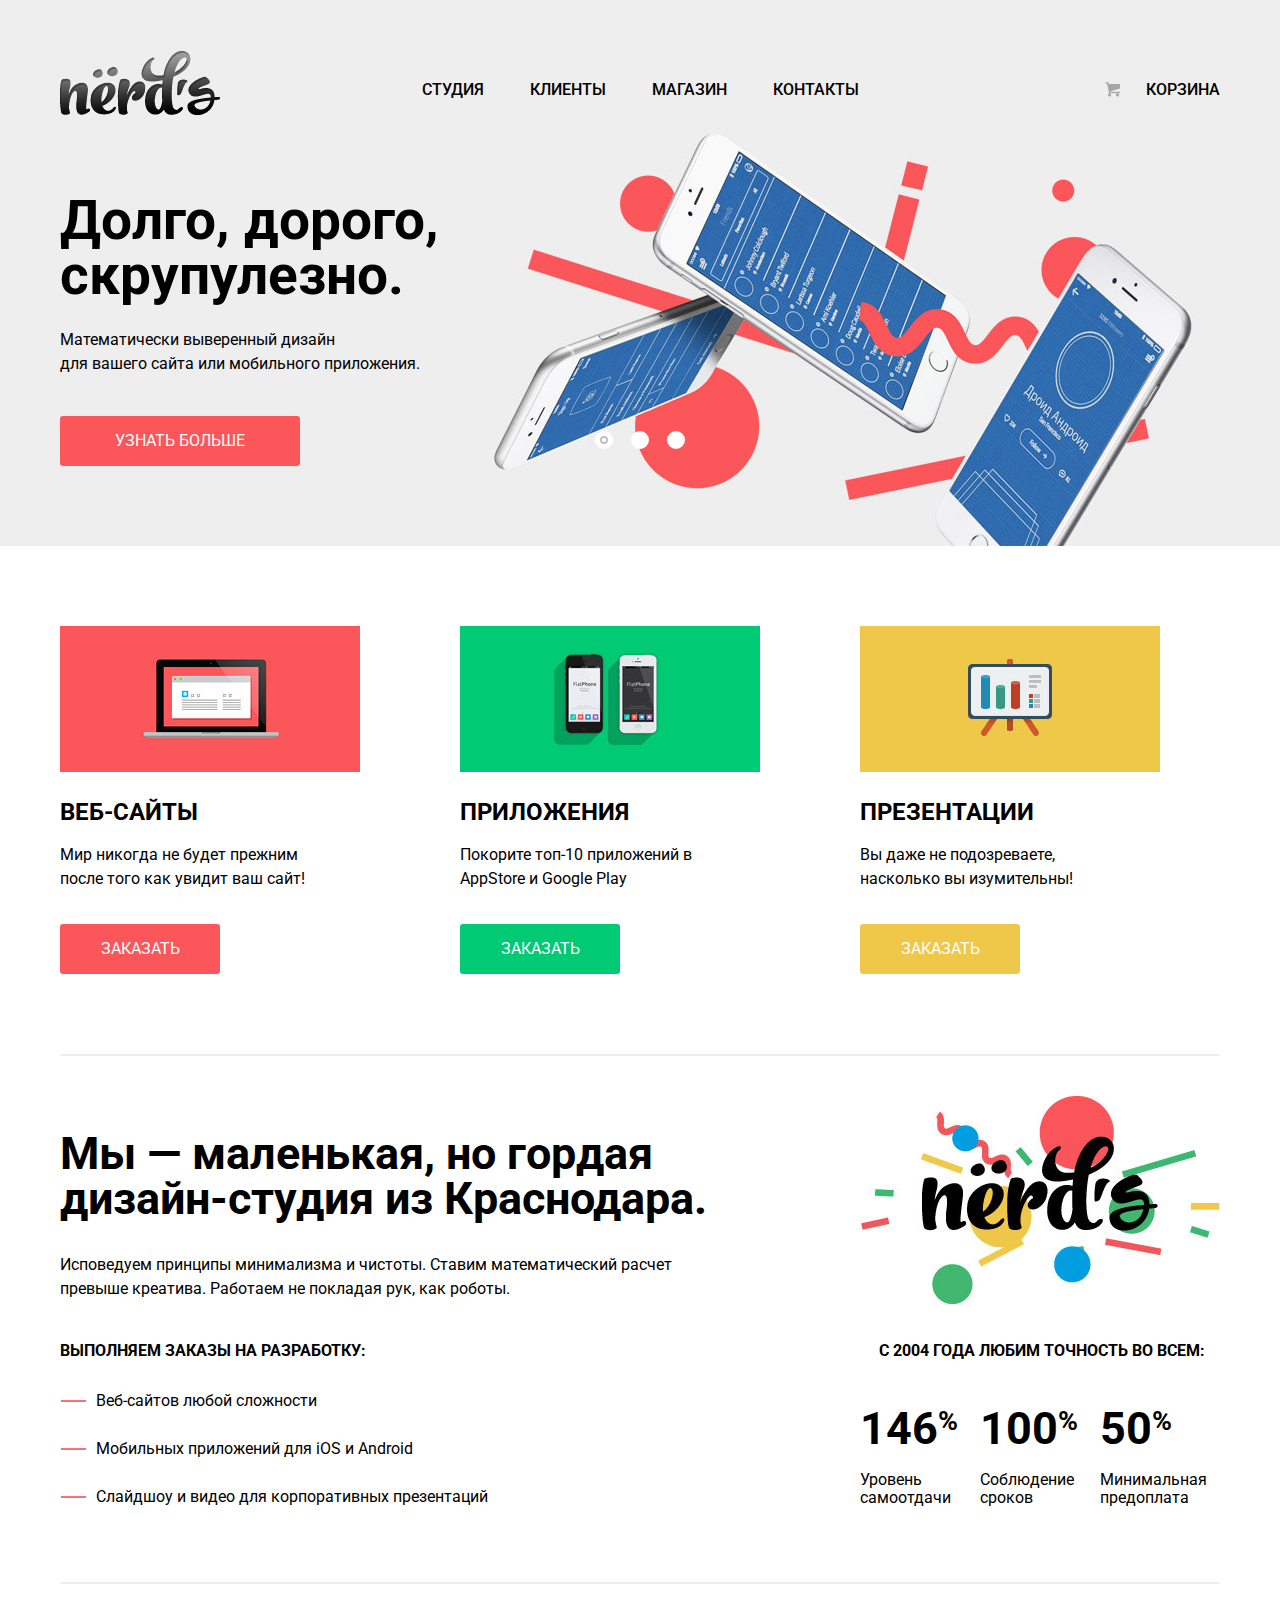
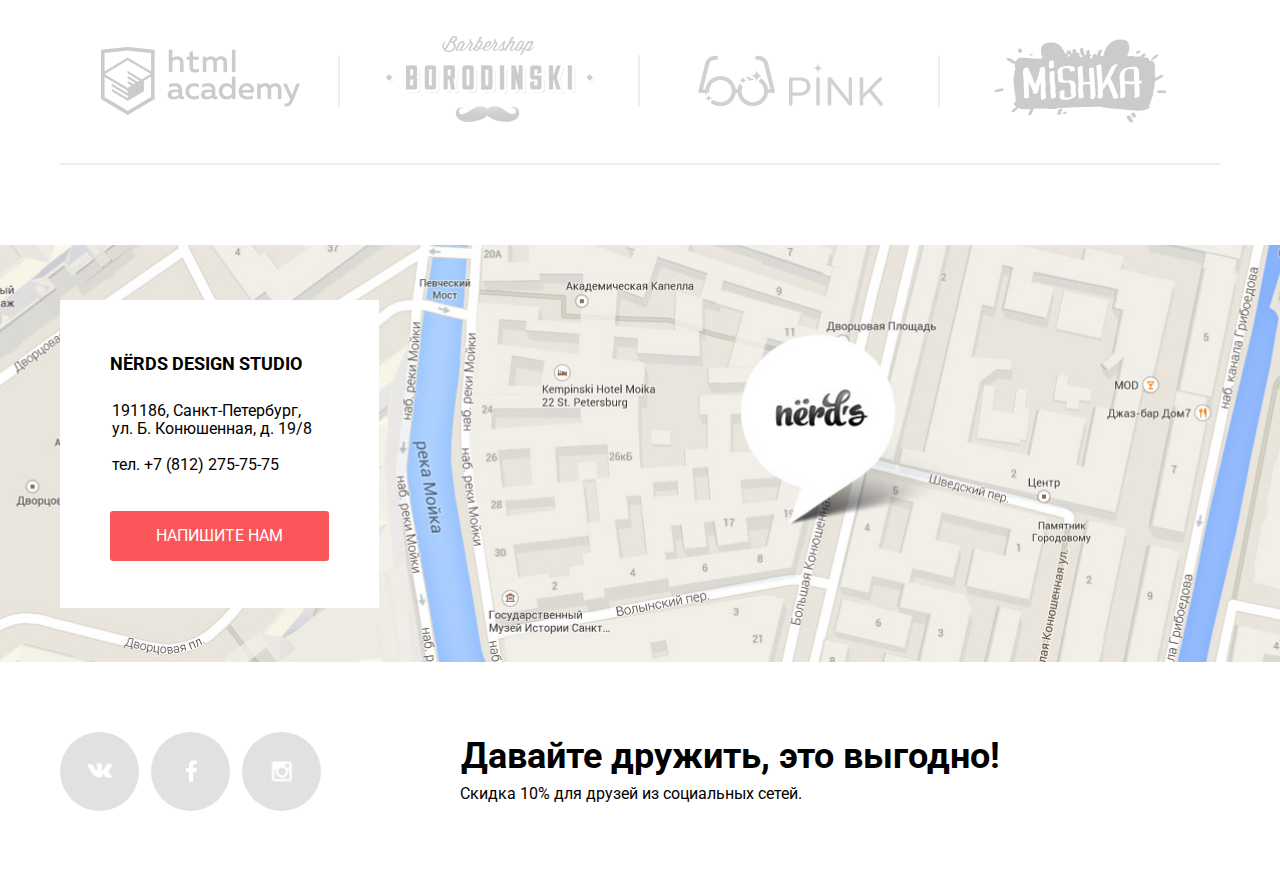
<file: index.html>
<!DOCTYPE html>
<html lang="ru">
  <head>
    <meta charset="utf-8">
    <title>HTML Academy: Нёрдс</title>
    <link href="https://fonts.googleapis.com/css?family=Roboto:400,500,700&amp;subset=cyrillic,cyrillic-ext" rel="stylesheet">
    <link href="css/normalize.css" rel="stylesheet">
    <link href="css/style.css" rel="stylesheet">
  </head>
  <body>
    <header class="main-header">
      <div class="container">
        <div class="top-header clearfix">
          <div class="logo">
            <a><img src="img/nerds-logo.png" width="160" height="65" alt="Дизайн-студия Nerds"></a>
          </div>
          <nav class="main-menu">
            <ul>
              <li>
                <a href="#">Студия</a>
              </li>
              <li>
                <a href="#">Клиенты</a>
              </li>
              <li>
                <a href="catalog.html">Магазин</a>
              </li>
              <li>
                <a href="#">Контакты</a>
              </li>
            </ul>
          </nav>
          <div class="cart">
            <a class="cart-link" href="#">Корзина</a>
          </div>
        </div>
        <div class="slider">
          <input type="radio" id="btn-1" name="toggle" checked>
          <input type="radio" id="btn-2" name="toggle">
          <input type="radio" id="btn-3" name="toggle">
          <div class="slider-controls">
            <label for="btn-1"></label>
            <label for="btn-2"></label>
            <label for="btn-3"></label>
          </div>
          <div class="slides">
            <div class="slide">
              <div class="slide-text">
                <div class="slide-title">Долго, дорого, скрупулезно.</div>
                <p>Математически выверенный дизайн<br>для вашего сайта или мобильного приложения.</p>
                <a class="btn" href="#">Узнать больше</a>
              </div>
            </div>
            <div class="slide">
              <div class="slide-text">
                <div class="slide-title">Любим математику как никто другой</div>
                <p>Никакого креатива, только математические формулы для расчета идеальных пропорций.</p>
                <a class="btn" href="#">Узнать больше</a>
              </div>
            </div>
            <div class="slide">
              <div class="slide-text">
                <div class="slide-title">Только ночь, только хардкор</div>
                <p>Работать днем, как все? Мы против этого.<br> Ближе к полуночи работа только начинается.</p>
                <a class="btn" href="#">Узнать больше</a>
              </div>
            </div>
          </div>
        </div>
      </div>
    </header>
    <main class="container">
      <div class="service-items clearfix">
        <div class="service-item">
          <img src="img/illustration-1.jpg" width="300" height="146" alt="Веб-сайты">
          <h2 class="service-title">Веб-сайты</h2>
          <p class="service-description">Мир никогда не будет прежним после того как увидит ваш сайт!</p>
          <a class="btn" href="#">Заказать</a>
        </div>
        <div class="service-item">
          <img src="img/illustration-2.jpg" width="300" height="146" alt="Приложения">
          <h2 class="service-title">Приложения</h2>
          <p class="service-description">Покорите топ-10 приложений в AppStore и Google Play</p>
          <a class="btn btn-green" href="#">Заказать</a>
        </div>
        <div class="service-item">
          <img src="img/illustration-3.jpg" width="300" height="146" alt="Презентации">
          <h2 class="service-title">Презентации</h2>
          <p class="service-description">Вы даже не подозреваете, насколько вы изумительны!</p>
          <a class="btn btn-yellow" href="#">Заказать</a>
        </div>
      </div>
      <div class="description-block clearfix">
        <div class="description-left">
          <h1 class="description-header">Мы — маленькая, но гордая дизайн-студия из Краснодара.</h1>
          <p class="description-text">Исповедуем принципы минимализма и чистоты. Ставим математический расчет превыше креатива. Работаем не покладая рук, как роботы.</p>
          <h3 class="description-little-header">Выполняем заказы на разработку:</h3>
          <ul class="description-list">
            <li class="description-list-item">Веб-сайтов любой сложности</li>
            <li class="description-list-item">Мобильных приложений для iOS и Android</li>
            <li class="description-list-item">Слайдшоу и видео для корпоративных презентаций</li>
          </ul>
        </div>
        <div class="description-right">
          <img src="img/nerds-illustration.jpg" width="360" height="208" alt="Дизайн-студия Нёрдс в Краснодаре">
          <p class="description-little-header2">с 2004 года Любим точность во всем:</p>
          <ul>
            <li class="description-numbers"><span>146<sup>%</sup></span><p>Уровень самоотдачи</p></li>
            <li class="description-numbers"><span>100<sup>%</sup></span><p>Соблюдение сроков</p></li>
            <li class="description-numbers"><span>50<sup>%</sup></span><p>Минимальная предоплата</p></li>
          </ul>
        </div>
      </div>
      <div class="partners">
        <a class="partner"><img src="img/logo-1.png" width="199" height="68" alt="HTML Academy"></a>
        <a class="partner"><img src="img/logo-2.png" width="209" height="90" alt="Barbershop Borodinski"></a>
        <a class="partner"><img src="img/logo-3.png" width="185" height="52" alt="Pink"></a>
        <a class="partner"><img src="img/logo-4.png" width="173" height="84" alt="Mishka"></a>
      </div>
    </main>
    <footer class="footer">
      <div class="map">
        <div class="container">
          <div class="contacts">
            <h2 class="contacts-title">NЁRDS DESIGN STUDIO</h2>
            <p class="contacts-adress">191186, Санкт-Петербург,<br>ул. Б. Конюшенная, д. 19/8</p>
            <p class="contacts-telephone">тел. +7 (812) 275-75-75</p>
            <a class="btn btn-feedback" href="#">НАПИШИТЕ НАМ</a>
          </div>
        </div>
      </div>
      <div class="footer-bottom">
        <div class="container clearfix">
          <div class="social-btns">
            <a class="social-btn social-btn-vk" href="#"></a>
            <a class="social-btn social-btn-fb" href="#"></a>
            <a class="social-btn social-btn-in" href="#"></a>
          </div>
          <div class="footer-promo">
            <p class="footer-promo-header">Давайте дружить, это выгодно!</p>
            <p class="footer-promo-text">Скидка 10% для друзей из социальных сетей.</p>
          </div>
        </div>
      </div>
    </footer>
    <div class="popup">
      <div class="popup-top">
        <p class="popup-title">Напишите нам</p>
        <button class="exit-button" type="button" title="Закрыть">Крестик</button>
      </div>
      <form action="#" method="get">
        <div class="fields-inline">
          <div class="field-description"><label>Ваше имя:<input type="text" name="username" placeholder="Представьтесь, пожалуйста"></label></div>
          <div class="field-description"><label>Ваш e-mail:<input type="text" name="mail" placeholder="Для отправки ответа"></label></div>
        </div>
        <div class="field-textarea"><label for="txtarea">Текст письма:</label><textarea name="comment" rows="7" id="txtarea">В свободной форме</textarea></div>
        <button class="btn" type="submit">Отправить</button>
      </form>
    </div>
  </body>
</html>
</file>
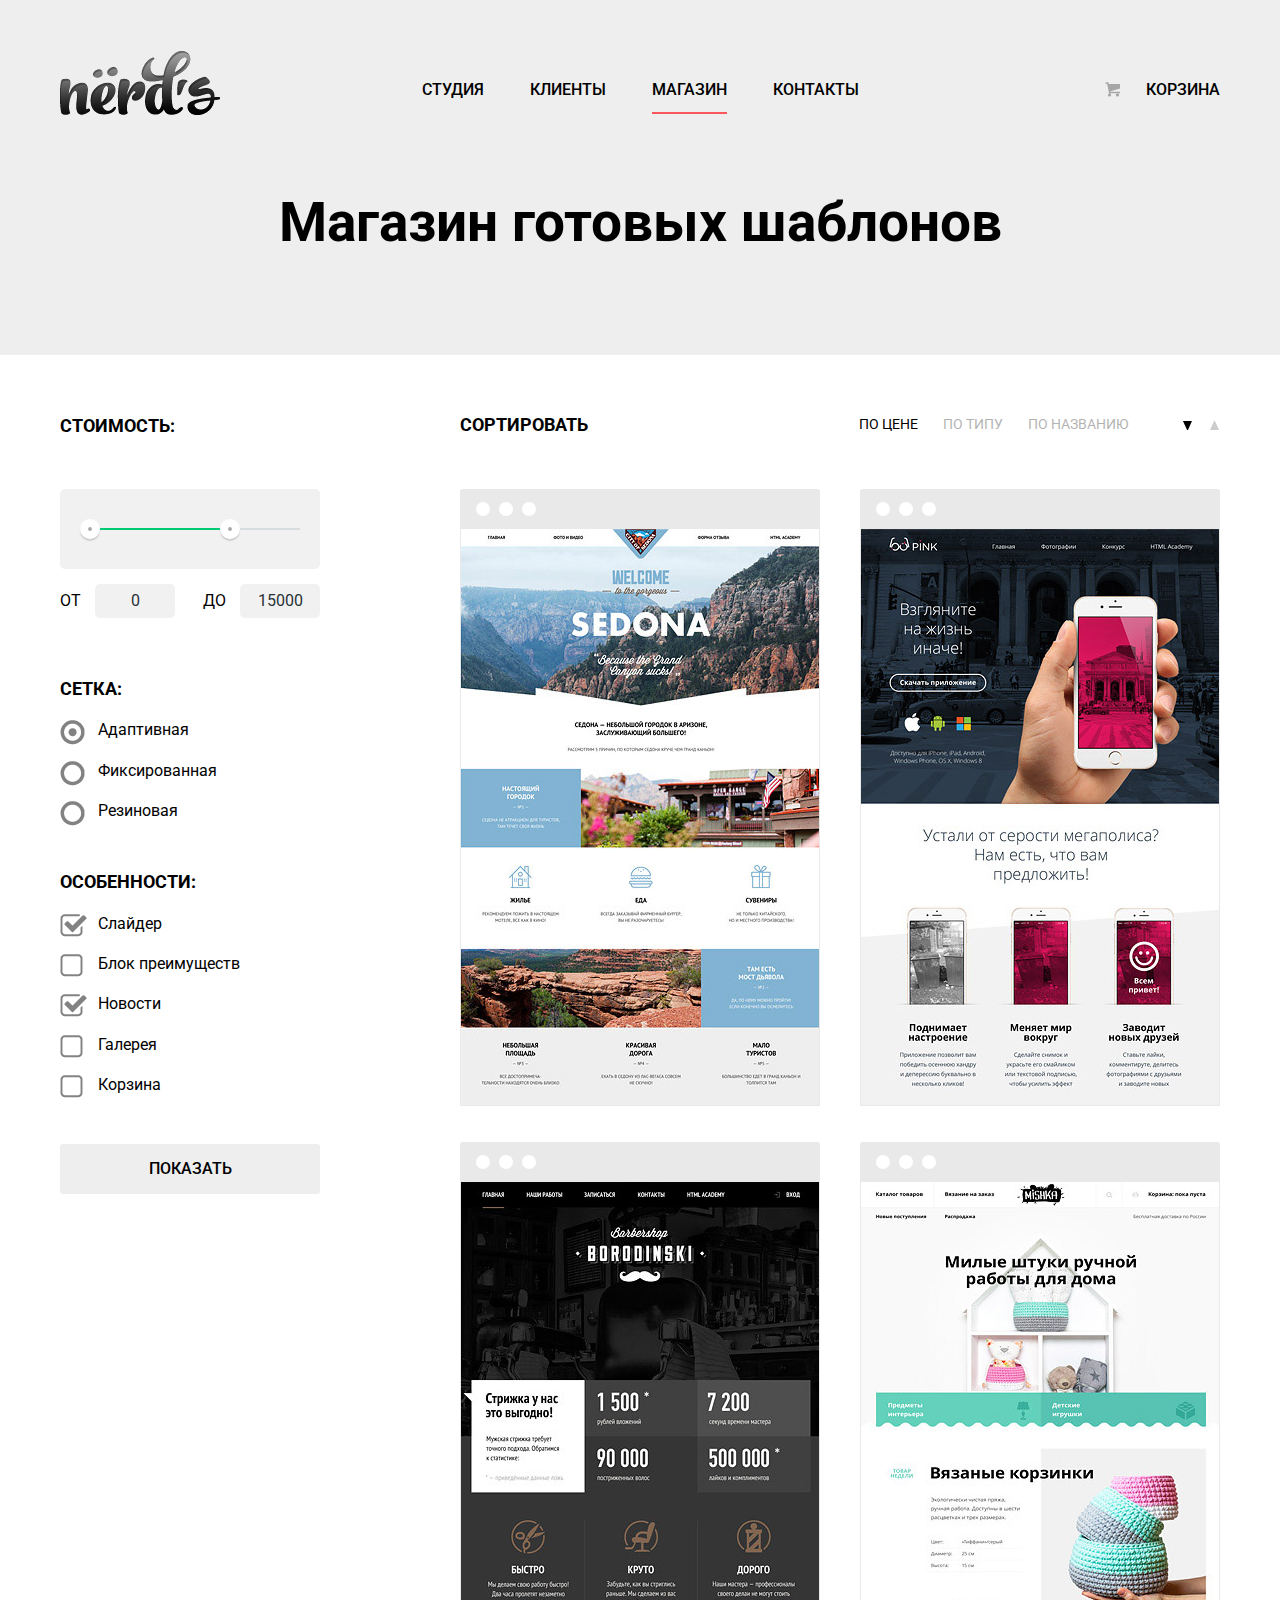
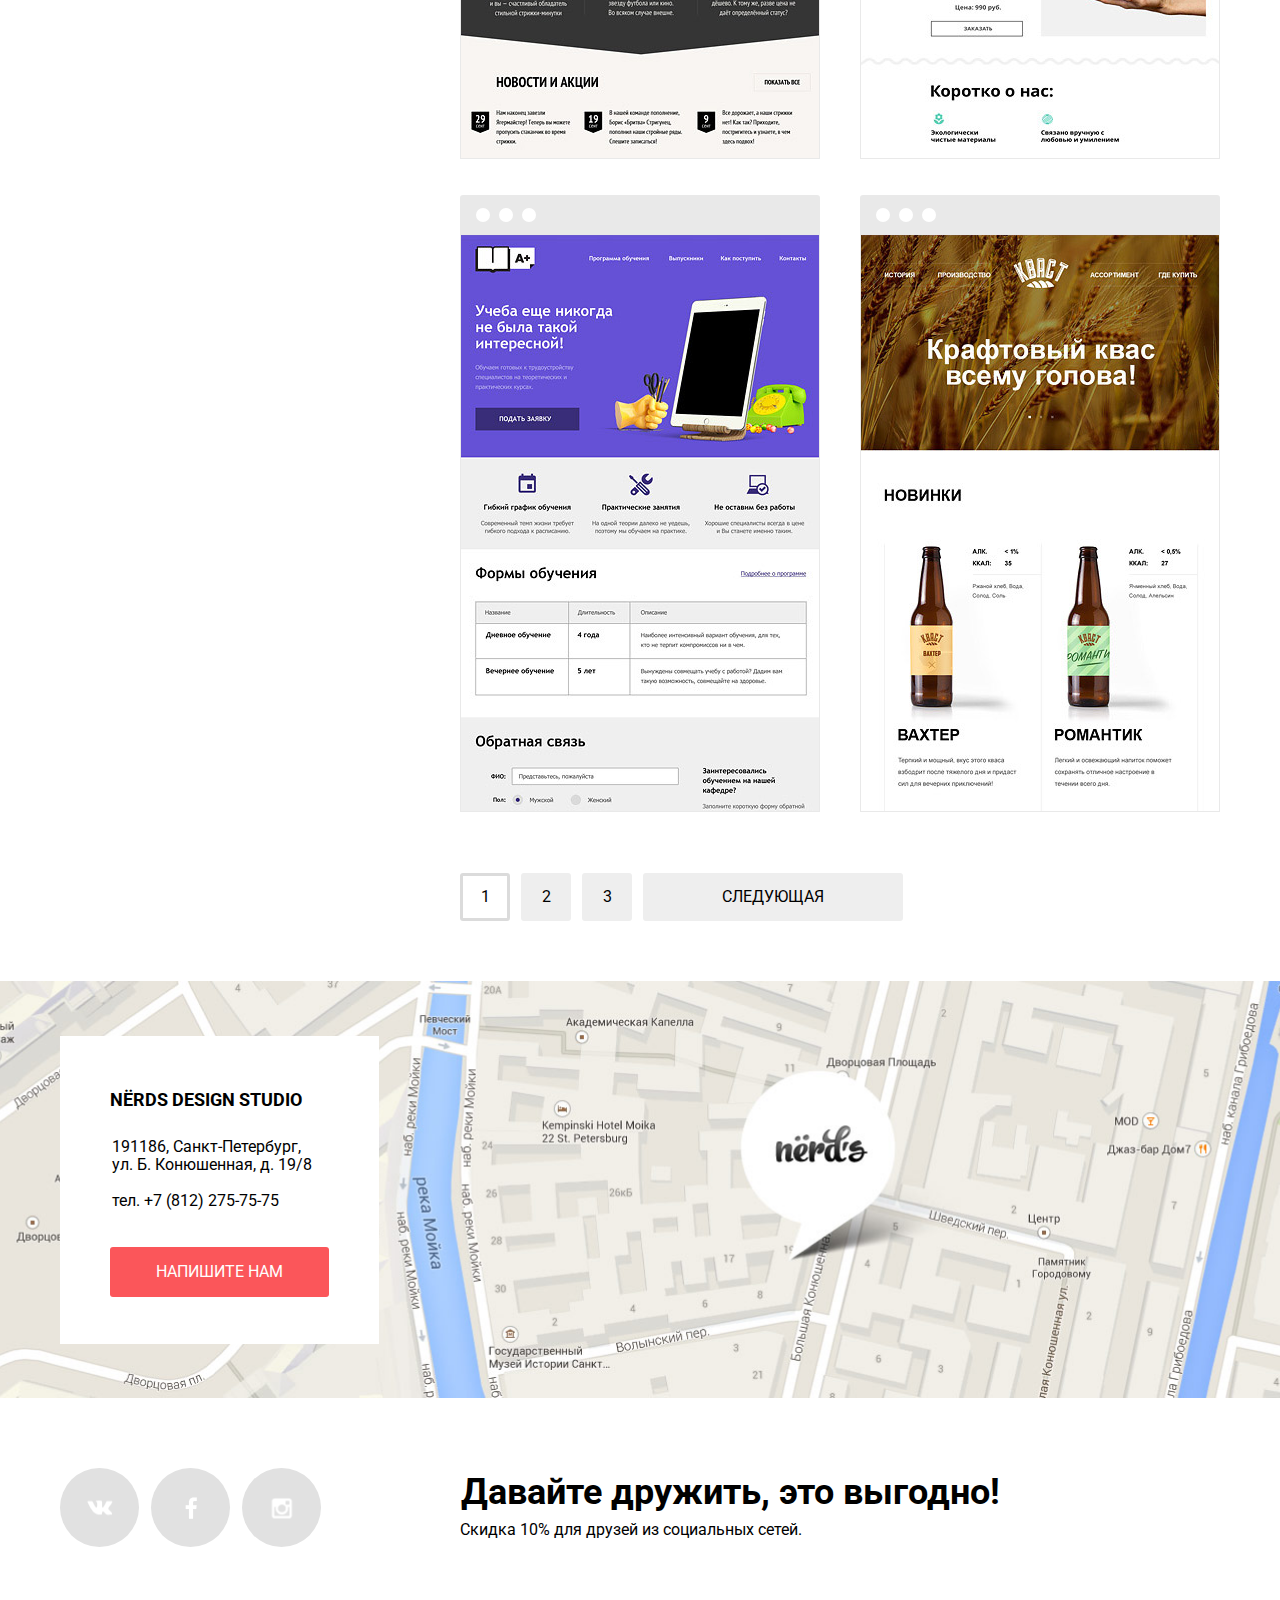
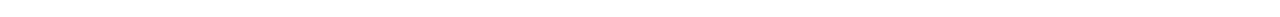
<file: catalog.html>
<!DOCTYPE html>
<html lang="ru">
  <head>
    <meta charset="utf-8">
    <title>HTML Academy: Нёрдс</title>
    <link href="https://fonts.googleapis.com/css?family=Roboto:400,500,700&amp;subset=cyrillic,cyrillic-ext" rel="stylesheet">
    <link href="css/normalize.css" rel="stylesheet">
    <link href="css/style.css" rel="stylesheet">
  </head>
  <body>
    <header class="main-header">
      <div class="container">
        <div class="top-header  clearfix">
          <div class="logo">
            <a href="index.html"><img src="img/nerds-logo.png" width="160" height="65" alt="Дизайн-студия Nerds"></a>
          </div>
          <nav class="main-menu">
            <ul>
              <li>
                <a href="#">Студия</a>
              </li>
              <li>
                <a href="#">Клиенты</a>
              </li>
              <li>
                <a class="active">Магазин</a>
              </li>
              <li>
                <a href="#">Контакты</a>
              </li>
            </ul>
          </nav>
          <div class="cart">
            <a class="cart-link" href="#">Корзина</a>
          </div>
        </div>
        <h1 class="page-title">Магазин готовых шаблонов</h1>
      </div>
    </header>
    <main class="container clearfix">
      <aside class="filters">
        <form action="form.php" method="get">
          <div class="filters-block">
            <div class="filters-title">Стоимость:</div>
            <div class="range-filter">
              <div class="range-controls">
                <div class="scale">
                  <div class="bar"></div>
                </div>
                <div class="toggle toggle-min"></div>
                <div class="toggle toggle-max"></div>
              </div>
              <div class="price-controls">
                <label class="min-price">от <input name="min-price" type="text" value="0"></label>
                <label class="max-price">до <input name="max-price" type="text" value="15000"></label>
              </div>
            </div>
          </div>
          <div class="filters-block">
            <div class="filters-title">Сетка:</div>
            <ul class="radios">
              <li><input type="radio" name="net" value="adaptive" id="radio1" checked=""><label for="radio1">Адаптивная</label></li>
              <li><input type="radio" name="net" value="fixed" id="radio2"><label for="radio2">Фиксированная</label></li>
              <li><input type="radio" name="net" value="elastic" id="radio3"><label for="radio3">Резиновая</label></li>
            </ul>
          </div>
          <div class="filters-block">
            <div class="filters-title">Особенности:</div>
            <ul class="checkboxes">
              <li><input type="checkbox" name="features-checkbox" value="slider" id="slider" checked><label for="slider">Слайдер</label></li>
              <li><input type="checkbox" name="features-checkbox" value="features-block" id="features-block"><label for="features-block">Блок преимуществ</label></li>
              <li><input type="checkbox" name="features-checkbox" value="news" id="news" checked><label for="news">Новости</label></li>
              <li><input type="checkbox" name="features-checkbox" value="gallery" id="gallery"><label for="gallery">Галерея</label></li>
              <li><input type="checkbox" name="features-checkbox" value="trash" id="trash"><label for="trash">Корзина</label></li>
            </ul>
          </div>
          <div class="button-show">
            <button class="btn btn-gray" type="submit">Показать</button>
          </div>
        </form>
      </aside>
      <section class="catalog">
        <div class="sorting-settings clearfix">
          <div class="sorting-title">Сортировать</div>
          <ul>
            <li class="sorting-refers"><a class="active">По цене</a></li>
            <li class="sorting-refers"><a href="#">По типу</a></li>
            <li class="sorting-refers"><a href="#">По названию</a></li>
          </ul>
          <div class="arrows">
            <a class="arrow-down active" href="#"></a>
            <a class="arrow-up" href="#"></a>
          </div>
        </div>
        <div class="catalog-items">
          <div class="catalog-item">
            <div class="item-head"><div class="circle"></div></div>
            <div class="item-image"><img src="img/img-sedona.jpg" width="360" height="576" alt="template"></div>
            <div class="item-content">
              <a class="item-title">Sedona</a>
              <p class="item-description">Информационный сайт<br>для туристов</p>
              <a class="btn btn-red" href="#">9 900 РУБ.</a>
            </div>
          </div>
          <div class="catalog-item">
            <div class="item-head"><div class="circle"></div></div>
            <div class="item-image"><img src="img/img-pink.jpg" width="360" height="576" alt="template"></div>
            <div class="item-content">
              <a class="item-title">Pink App</a>
              <p class="item-description">Продуктовый лендинг<br>приложения для iOS и Android</p>
              <a class="btn btn-red" href="#">9 900 РУБ.</a>
            </div>
          </div>
          <div class="catalog-item">
            <div class="item-head"><div class="circle"></div></div>
            <div class="item-image"><img src="img/img-barbershop.jpg" width="360" height="576" alt="template"></div>
            <div class="item-content">
              <a class="item-title">Barbershop</a>
              <p class="item-description">Сайт салона красоты.<br>Для мужчин, да.</p>
              <a class="btn btn-red" href="#">9 900 РУБ.</a>
            </div>
          </div>
          <div class="catalog-item">
            <div class="item-head"><div class="circle"></div></div>
            <div class="item-image"><img src="img/img-mishka.jpg" width="360" height="576" alt="template"></div>
            <div class="item-content">
              <a class="item-title">Mishka</a>
              <p class="item-description">Интернет-магазин<br>вязаных игрушек</p>
              <a class="btn btn-red" href="#">9 900 РУБ.</a>
            </div>
          </div>
          <div class="catalog-item">
            <div class="item-head"><div class="circle"></div></div>
            <div class="item-image"><img src="img/img-aplus.jpg" width="360" height="576" alt="template"></div>
            <div class="item-content">
              <a class="item-title">A Plus</a>
              <p class="item-description">Лендинг курсов повышения<br>квалификации</p>
              <a class="btn btn-red" href="#">9 900 РУБ.</a>
            </div>
          </div>
          <div class="catalog-item">
            <div class="item-head"><div class="circle"></div></div>
            <div class="item-image"><img src="img/img-kvast.jpg" width="360" height="576" alt="template"></div>
            <div class="item-content">
              <a class="item-title">Кваст</a>
              <p class="item-description">Промо-сайт производителя<br>крафтового кваса</p>
              <a class="btn btn-red" href="#">9 900 РУБ.</a>
            </div>
          </div>
        </div>
        <ul class="pagination">
          <li><a class="active">1</a></li>
          <li><a href="#">2</a></li>
          <li><a href="#">3</a></li>
          <li><a class="next-page" href="#">Cледующая</a></li>
        </ul>
      </section>
    </main>
    <footer class="footer">
      <div class="map">
        <div class="container">
          <div class="contacts">
            <h2 class="contacts-title">NЁRDS DESIGN STUDIO</h2>
            <p class="contacts-adress">191186, Санкт-Петербург,<br>ул. Б. Конюшенная, д. 19/8</p>
            <p class="contacts-telephone">тел. +7 (812) 275-75-75</p>
            <a class="btn btn-feedback" href="#">НАПИШИТЕ НАМ</a>
          </div>
        </div>
      </div>
      <div class="footer-bottom">
        <div class="container clearfix">
          <div class="social-btns">
            <a class="social-btn social-btn-vk" href="#"></a>
            <a class="social-btn social-btn-fb" href="#"></a>
            <a class="social-btn social-btn-in" href="#"></a>
          </div>
          <div class="footer-promo">
            <p class="footer-promo-header">Давайте дружить, это выгодно!</p>
            <p class="footer-promo-text">Скидка 10% для друзей из социальных сетей.</p>
          </div>
        </div>
      </div>
    </footer>
    <div class="popup">
      <div class="popup-top">
        <p class="popup-title">Напишите нам</p>
        <button class="exit-button" type="button" title="Закрыть">Крестик</button>
      </div>
      <form action="#" method="get">
        <div class="fields-inline">
          <div class="field-description"><label>Ваше имя:<input type="text" name="username" placeholder="Представьтесь, пожалуйста"></label></div>
          <div class="field-description"><label>Ваш e-mail:<input type="text" name="mail" placeholder="Для отправки ответа"></label></div>
        </div>
        <div class="field-textarea"><label for="txtarea">Текст письма:</label><textarea name="comment" rows="7" id="txtarea">В свободной форме</textarea></div>
        <button class="btn" type="submit">Отправить</button>
      </form>
    </div>
  </body>
</html>
</file>
<file: css/style.css>
body {
  font-size: 16px;
  font-family: "Roboto", "Arial", sans-serif;
}

.clearfix::after {
  content: "";
  display: table;
  clear: both;
}

.container {
  width: 1160px;
  padding-left: 20px;
  padding-right: 20px;
  margin: 0 auto;
}

.main-header {
  background-color: #eeeeee;
  padding-top: 50px;
  margin-bottom: 55px;
}

.top-header {
  height: 65px;
  margin-top: 0px;
  margin-bottom: 0px;
  margin-left: auto;
  margin-right: auto;
}

.logo {
  width: 160px;
  height: 65px;
  float: left;
}

.logo:hover {
  opacity: 0.8;
}

.logo:active {
  opacity: 0.3;
}

.main-menu {
  width: 870px;
  padding-top: 25px;
  margin: 0 auto;
  float: left;
}

.main-menu ul {
  padding: 0;
  font-size: 0px;
}

.main-menu li {
  list-style: none;
  display: inline-block;
  vertical-align: top;
  margin-right: 46px;
  font-size:14px;
}

.main-menu li:first-child {
  padding-left: 202px;
}

.main-menu li:last-child {
  margin-right: 0px;
}

.main-menu a {
  text-decoration: none;
  color: #000000;
  font-size: 16px;
  font-weight: 500;
  line-height: 30px;
  text-transform: uppercase;
}

nav a:hover {
  color: #fb565a;
}

nav a:active {
  color: #bcbcbc;
}

nav a.active {
  border-bottom: 2px solid #fb565a;
  padding-bottom: 13px;
}

.cart {
  width: 115px;
  padding-top: 25px;
  vertical-align: middle;
  text-align: right;
  float: right;
  position: relative;
}

.cart::before {
  content: "";
  position: absolute;
  top: 32px;
  left: 0;
  background-image: url("../img/sprites.png");
  background-repeat: no-repeat;
  width: 15px;
  height: 15px;
  background-position: -5px -5px;
  opacity: 0.3;
}

.cart-link {
  text-decoration: none;
  color: #000000;
  font-size: 16px;
  font-weight: 500;
  line-height: 30px;
  text-transform: uppercase;
}

.cart-link:hover {
  color: #fb565a;
}

.cart-link:active {
  color: #bcbcbc;
}

.cart-active {
  border-bottom: 2px solid #fb565a;
  padding-bottom: 3px;
}

.btn {
  display: block;
  width: 240px;
  padding: 16px 0;
  margin-top: 25px;
  font-size: 16px;
  line-height: 18px;
  color: white;
  text-transform: uppercase;
  text-align: center;
  font-weight: 400;
  text-decoration: none;
  background: #fb565a;
  border-radius: 3px;
}

.btn:hover {
  background: #e74246;
}

.btn:active {
  background: #d7373b;
  color: #e38486;
  box-shadow: inset 0 3px 0 0 #c13135;
}

.service-item > .btn {
  width: 160px;
}

.btn-green {
  background:#00ca74;
}

.btn-green:hover {
  background:#00bc6c;
}

.btn-green:active {
  background: #00aa62;
  color: #74c69a;
  box-shadow: inset 0 3px 0 0 #009958;
}

.btn-yellow {
  background:#efc84a;
}

.btn-yellow:hover {
  background:#eab534;
}

.btn-yellow:active {
  background: #e5a722;
  color: #edc47c;
  box-shadow: inset 0 3px 0 0 #ce961f;
}

.slider {
  position: relative;
  width:1160px;
  height:431px;
  margin:0 auto;
}

.slider input[type=radio] {
  position:absolute;
  opacity:0;
}

.slider-controls {
  position: absolute;
  bottom: 105px;
  left: 50%;
  width: 200px;
  height: 10px;
  margin-left: -100px;
  text-align: center;
  z-index: 1000;
}

.slider-controls label {
  display:inline-block;
  width: 8px;
  height: 8px;
  margin:0 7px;
  background: white;
  border:5px solid white;
  vertical-align:top;
  border-radius:50%;
  cursor: pointer;
  position: relative;
}

.slider-controls label::before {
  position: absolute;
  content: "";
  width: 4px;
  height: 4px;
  background: white;
  transform: translate(-50%,-50%);
  left: 50%;
  top: 50%;
  border-radius: 50%;
}

#btn-1:checked ~ .slider-controls label[for="btn-1"],
#btn-2:checked ~ .slider-controls label[for="btn-2"],
#btn-3:checked ~ .slider-controls label[for="btn-3"] {
  background:#c1c1c1;
}

.slide {
  position:absolute;
  top:0;
  left:0;
  width:100%;
  height:100%;
  overflow:hidden;
}

.slide-text {
  width:520px;
  padding-top: 10px;
  padding-bottom: 14px;
  font-size: 16px;
  line-height: 24px;
}

.slide-title {
  margin-top: 68px;
  margin-bottom: 5px;
  font-size:55px;
  line-height:55px;
  font-weight:700;
  color:black;
}

.slide-text p {
  margin: 0;
  width: 415px;
  margin-top: 25px;
  margin-bottom: 40px;
}

.slide .btn {
  display:block;
  width:240px;
  padding:16px 0;
  margin-top:25px;
  font-size:16px;
  line-height: 18px;
  color:white;
  text-transform:uppercase;
  text-align:center;
  font-weight: 400;
  text-decoration:none;
  background:#fb565a;
  border-radius:3px;
}

.slide .btn:hover {
  background: #e74246;
}

.slide:nth-child(1) {
  background-image:url('../img/slider-1.jpg');
  background-repeat:no-repeat;
  background-position:100%;
}

.slide:nth-child(2) {
  background-image:url('../img/slider-2.jpg');
  background-repeat:no-repeat;
  background-position:100%;
}

.slide:nth-child(3) {
  background-image:url('../img/slider-3.jpg');
  background-repeat:no-repeat;
  background-position:100%;
}

.slide {
  display:none;
}
#btn-1:checked ~ .slides .slide:nth-child(1) {
  display: block;
}
#btn-2:checked ~ .slides .slide:nth-child(2) {
  display: block;
}
#btn-3:checked ~ .slides .slide:nth-child(3) {
  display: block;
}

.page-title {
  font-size: 55px;
  line-height: 55px;
  text-align: center;
  padding-top: 80px;
  padding-bottom: 105px;
  margin: 0px;
}

.service-items {
  border-bottom: 2px solid #eeeeee;
  padding: 0;
  margin-top: 80px;
}

.service-item {
  float: left;
  width: 300px;
  margin-right: 100px;
  padding-bottom: 80px;
}

.service-item:last-child {
  margin-right: 0;
}

.service-title {
  margin-top: 23px;
  font-size: 24px;
  font-weight: 700;
  text-transform: uppercase;
  margin-bottom: 0;
}

.service-description {
  padding: 0;
  width: 250px;
  line-height: 1.5;
  margin-bottom: 33px;
}

.description-block {
  margin-top: 40px;
  margin-bottom: 49px;
}

.description-left {
  width: 660px;
  float: left;
}

.description-header {
  font-size: 45px;
  line-height: 45px;
  font-weight: 700;
  padding-top: 5px;
}

.description-text {
  padding-top: 2px;
  line-height: 1.5;
}

.description-little-header {
  font-size: 16px;
  line-height: 1.5px;
  text-transform:uppercase;
  font-weight: 700;
  padding-top: 33px;
  margin-bottom: 29px;
}

.description-list {
  padding: 0;
  padding-top: 8px;
  margin: 0;
}

.description-list-item {
  list-style: none;
  font-size: 16px;
  line-height: 24px;
  padding-bottom: 24px;
  font-weight: 400;
}

.description-list-item::before {
  display: inline-block;
  content: "";
  background: #fc6f73;
  width: 25px;
  height: 2px;
  margin-left: 1px;
  margin-right: 10px;
  margin-bottom: 4px;
}

.description-right {
  width: 360px;
  float: right;
}

.description-little-header2 {
  font-size: 16px;
  line-height: 1.5px;
  text-transform:uppercase;
  font-weight: 700;
  text-align:center;
  padding: 26px 0px 35px 3px;
}

.description-right ul {
  padding: 0px;
  font-size: 0px;
}

.description-right li {
  width: 110px;
  display: inline-block;
  vertical-align: top;
  font-size: 16px;
  margin-right: 10px;
}

.description-right li:nth-last-child {
  margin-right: 0px;
}

li > span {
  font-size: 45px;
  font-weight: 700;
  }

span > sup {
  line-height: 10px;
  font-size: 27px;
}

li > p {
  font-weight: 400;
  line-height: 18px;
}

.partners {
  border-top: 2px solid #eeeeee;
  border-bottom: 2px solid #eeeeee;
  margin-bottom: 80px;
  padding-top: 52px;
  padding-bottom: 37px;
  text-align: center;
  font-size: 0px;
  }

.partner {
  width: 300px;
  display: inline-block;
  vertical-align: middle;
  position: relative;
}

.partner > img {
  text-align: center;
  opacity: 0.2;
}

.partner::after {
  content: "";
  width: 2px;
  height: 52px;
  background-color: #eeeeee;
  position:absolute;
  right: 0;
  transform: translateY(-50%);
  top: 50%;
}

.partner:last-child::after {
  display:none;
}

.partner:first-child {
  width: 280px;
}

.partner:last-child {
  width: 280px;
  margin-right: 0;
}

.partner > img:hover {
  opacity: 1;
}

.partner > img:active {
  opacity: 0.1;
}

.vertical-line {
  position: relative;
  top: 64px;
  float:left;
  width: 2px;
  height: 52px;
  background-color: #eeeeee;
}

.filters-title {
  font-size: 18px;
  font-weight: 700;
  line-height: 30px;
  text-transform: uppercase;
  margin-bottom: 48px;
  padding-top: 1px;
}

.radios {
  margin-top: -31px;
}

.radios > li {
  padding: 0;
  margin-left: 0;
  margin-bottom: 22px;
}

.checkboxes {
  margin-top: -30px;
}

.checkboxes > li {
  padding: 0;
  margin-left: 0;
  margin-bottom: 22px;
}

.filters {
  width: 300px;
  float: left;
}

.range-filter {
  width: 260px;
}

.range-controls {
  position: relative;
  height: 41px;
  padding-top: 39px;
  padding-right: 20px;
  padding-left: 20px;
  margin-bottom: 15px;
  border-radius: 5px;
  background: #f1f1f1;
}

.range-controls .scale {
  height: 2px;
  background: #d7dcde;
}

.bar {
  margin-left: 0;
  width: 30%;
}

.range-controls .bar {
  width: 70%;
  height: 2px;
  background: #00ca74;
}

.range-controls .toggle {
  position: absolute;
  top: 30px;
  left: 0px;
  width: 4px;
  height: 4px;
  cursor: pointer;
  border: 8px solid #fff;
  border-radius: 50%;
  background: #ababab;
  box-shadow: 0 2px 1px 0 #cfcfcf;
}

.range-controls .toggle-min {
  left: 20px;
}

.range-controls .toggle-max {
  left: 160px;
}

.price-controls {
  font-size: 0;
  margin-bottom: 55px;
}

.price-controls label {
  font-size: 16px;
  display: inline-block;
  width: 50%;
}

.min-price,
.max-price {
  font-size: 16px;
  line-height: 22px;
  font-weight: 400;
  text-transform: uppercase;
}

.max-price {
  text-align: right;
}

.price-controls input {
  font-family: "Roboto", "Arial", sans-serif;
  font-size: 16px;
  width: 60px;
  margin-left: 10px;
  padding: 8px 10px;
  text-align: center;
  color: #283136;
  border: none;
  border-radius: 5px;
  background: #f1f1f1;
}

.filters-block > ul {
  list-style: none;
  margin-bottom: 45px;
  padding: 0;
}

.filters-block input[type="radio"],
.filters-block input[type="checkbox"] {
  display: none;
}

.checkboxes label,
.radios label {
  padding-left: 38px;
  position: relative;
}

.checkboxes label:before,
.radios label:before {
  content: "";
  position: absolute;
  top: 0;
  left: 0;
  background-image: url("../img/sprites.png");
  background-repeat: no-repeat;
}

.filters-block input[type="checkbox"] + label:before {
  width: 23px;
  height: 23px;
  background-position: -67px -5px;
  opacity: 0.7;
}

.filters-block input[type="checkbox"]:checked + label:before {
  width: 27px;
  height: 23px;
  background-position: -30px -5px;
  opacity: 0.7;
}

.filters-block input[type="checkbox"]:checked + label:hover:before,
.filters-block input[type="checkbox"] + label:hover:before {
  opacity: 1;
}

.filters-block input[type="checkbox"]:disabled:checked + label:before,
.filters-block input[type="checkbox"]:disabled + label:before {
  opacity: 0.1;
}

.filters-block input[type="checkbox"]:disabled:checked + label,
.filters-block input[type="checkbox"]:disabled + label {
  opacity: 0.1;
}

.filters-block input[type="radio"] + label:before {
  width: 25px;
  height: 25px;
  background-position: -188px -5px;
  opacity: 0.7;
}

.filters-block input[type="radio"]:checked + label:before {
  width: 25px;
  height: 25px;
  background-position: -153px -5px;
  opacity: 0.7;
}

.filters-block input[type="radio"]:checked + label:hover:before,
.filters-block input[type="radio"] + label:hover:before {
  opacity: 1;
}

.filters-block input[type="radio"]:disabled:checked + label:before,
.filters-block input[type="radio"]:disabled + label:before {
  opacity: 0.1;
}

.filters-block input[type="radio"]:disabled:checked + label,
.filters-block input[type="radio"]:disabled + label {
  opacity: 0.1;
}


.button-show {
  margin-top: 70px;
}

.btn-gray {
  width: 260px;
  color: black;
  font-weight: 500;
  margin-top: -21px;
  background: #eeeeee;
  outline: none;
}

.btn-gray:hover {
  background: #dfdfdf;
  outline: none;
}

.btn-gray:active {
  color: #a6a6a6;
  background: #d5d5d5;
  box-shadow: inset 0 3px 0 0 #bfbfbf;
  outline: none;
}

.sorting-settings {
  padding-top: 2px;
}

.sorting-settings .sorting-title {
  float: left;
  width: 150px;
  margin-right: 50px;
  font-size: 18px;
  font-weight: 700;
  line-height: 25px;
  text-transform: uppercase;
  margin-bottom: 48px;
}

.sorting-settings ul {
  float: left;
  width: 300px;
  padding: 0;
  margin: 0;
  padding-left: 199px;
  font-size: 0px;
}

.sorting-settings li {
  font-size: 14px;
  line-height: 25px;
  font-weight: 400;
  text-transform: uppercase;
  text-decoration: none;
  color: black;
  display: inline-block;
  vertical-align: top;
  margin-right: 25px;
}

.sorting-settings li:last-child {
  margin-right: 0px;
}

.sorting-refers > a {
  font-size: 14px;
  line-height: 18px;
  font-weight: 400;
  text-transform: uppercase;
  text-decoration: none;
  color: black;
  opacity: 0.3;
}

.sorting-refers > a:hover {
  opacity: 0.6;
}

.sorting-refers > a.active {
  opacity: 1;
}

.arrows {
  float: right;
  width: 37px;
  height: 10px;
  font-size: 0;
  padding-top: 8px;
}

.arrows a {
  display: inline-block;
  vertical-align: middle;
}

.arrow-up {
  width: 10px;
  height: 10px;
  background-image: url("../img/sprites.png");
  background-repeat: no-repeat;
  background-position: -278px -5px;
  opacity: 0.2;
}

.arrow-down {
  width: 10px;
  height: 10px;
  background-image: url("../img/sprites.png");
  background-repeat: no-repeat;
  background-position: -261px -5px;
  opacity: 0.2;
  margin-right: 17px;
}

.arrow-up:hover,
.arrow-down:hover {
  opacity: 0.4;
}

.arrows .active {
  opacity: 1;
}

.arrows:hover .active {
  opacity: 0.4;
}

.catalog {
  width: 760px;
  float: right;
}

.catalog-items {
  padding: 0px;
  font-size: 0px;
  width: 764px;
  margin-top: 4px;
}

.catalog-item {
  width: 360px;
  display: inline-block;
  vertical-align: top;
  font-size: 14px;
  margin-right: 40px;
  margin-bottom: 36px;
  position: relative;
}

.item-head {
  width: 344px;
  height: 27px;
  border-top-left-radius: 3px;
  border-top-right-radius: 3px;
  background-color: #e9e9e9;
  padding-top: 13px;
  padding-left: 16px;
  position: relative;
}

.circle {
  width: 14px;
  height: 14px;
  border-radius: 50%;
  background-color: white;
}

.circle:before {
  content: "";
  width: 14px;
  height: 14px;
  border-radius: 50%;
  background-color: white;
  position: absolute;
  top: 13px;
  left: 39px;
}

.circle:after {
  content: "";
  width: 14px;
  height: 14px;
  border-radius: 50%;
  background-color: white;
  position: absolute;
  top: 13px;
  left: 62px;
}

.catalog-item:hover .item-head {
  background-color: #4d4d4d;
}

.item-image {
  border: 1px solid #e9e9e9;
  overflow: hidden;
  border-top: none;
}

.item-image > img {
  display: block;
}

.item-content {
  display: none;
  width:360px;
  height: 230px;
  margin: 0;
  padding: 0;
  background-color: #eeeeee;
  position: absolute;
  bottom: 0px;
  left: 0px;
}

.catalog-item:hover .item-content {
  display: block;
}

.item-title {
  display: block;
  padding: 0;
  margin: 0 auto;
  margin-top: 27px;
  font-size: 18px;
  line-height: 30px;
  font-weight: 700;
  text-transform: uppercase;
  text-align: center;
}

.item-description {
  padding: 0;
  margin: 15px auto -3px auto;
  width: 240px;
  color: #666666;
  font-size: 16px;
  line-height: 18px;
  font-weight: 400;
  text-align: center;
}

.item-content > .btn-red {
  margin: 33px auto 0px auto;
  width: 200px;
}

.catalog-item:nth-child(2n) {
  margin-right: 0px;
}


.pagination {
 margin-top: 25px;
 margin-bottom: 60px;
 padding: 0px;
 font-size: 0px;
}

.pagination li {
 margin-right: 11px;
 display: inline-block;
 vertical-align: top;
}

.pagination a {
 width: 50px;
 display: inline-block;
 vertical-align: top;
 font-family: "Roboto", "Arial", sans-serif;
 font-size: 16px;
 line-height: 18px;
 font-weight: 400;
 text-decoration: none;
 text-transform: uppercase;
 background-color: #eeeeee ;
 color: black;
 border-radius: 3px;
 text-align: center;
 padding-top: 15px;
 padding-bottom: 15px;
}

.pagination a:hover {
 background-color: #dfdfdf ;
}

.pagination a:active {
 color: #a8a8a8 ;
 background: #d5d5d5 ;
 box-shadow: inset 0 3px 0 0 #bfbfbf ;
}

.pagination .active {
 background: white;
 border: 3px solid #dbdbdb ;
 border-radius: 3px;
 width: 44px;
 padding-top: 12px;
 padding-bottom: 12px;
}

.pagination .active:active {
 background: white;
}

.pagination .active:hover {
 color: black;
 background: white;
 box-shadow: none;
}

.pagination .next-page {
 width: 260px;
 display: inline-block;
 vertical-align: top;
 background-color: #eeeeee ;
 color: black;
 border-radius: 3px;
 text-align: center;
 padding-top: 15px;
 padding-bottom: 15px;
}

.map {
  height: 307px;
  padding: 55px 0px;
  background: gray url("../img/map.jpg") no-repeat;
  background-size: cover;
  background-position: center;
}

.contacts {
  width: 269px;
  padding: 34px 0px 0px 50px;
  background: white;
  padding-bottom: 47px;
}

.contacts-title {
  font-size: 18px;
  line-height: 30px;
  font-weight: 700;
  margin-bottom: 5px;
}

.contacts-adress {
  font-weight: 400;
  font-size: 16px;
  line-height: 18px;
  padding-left: 2px;
  padding-top: 7px;
}

.contacts-telephone {
  font-weight: 400;
  font-size: 16px;
  line-height: 18px;
  padding-left: 2px;
  padding-top: 2px;
  margin-bottom: 37px;
}

.contacts > .btn {
  width: 219px;
  margin-top: 12px;

}

.social-btns {
  font-size: 0px;
  width: 276px;
  float: left;
  padding-top: 70px;
  padding-bottom: 70px;
  font-size: 0px;
}

.social-btn {
  display: inline-block;
  vertical-align: top;
  width: 79px;
  height: 79px;
  background: #e1e1e1;
  border-radius: 50%;
  margin-right: 12px;
  position: relative;
}

.social-btn::before {
  content: "";
  position: absolute;
  top: 50%;
  left: 50%;
  transform: translate(-50%, -50%);
  background-image: url("../img/sprites.png");
  background-repeat: no-repeat;
}

.social-btn-vk::before {
  width: 26px;
  height: 15px;
  background-position: -223px -5px;
}

.social-btn-fb::before {
  width: 12px;
  height: 22px;
  background-position: -100px -5px;
}

.social-btn-in::before {
  width: 21px;
  height: 21px;
  background-position: -122px -5px;
}

.social-btn-vk:active::before {
  opacity: 0.3;
}

.social-btn-fb:active::before {
  opacity: 0.3;
}

.social-btn-in:active::before {
  opacity: 0.3;
}

.social-btn:hover {
  background: #e74246;
}

.social-btn:active {
  background: #d7373b;
  box-shadow: inset 0 3px 0 0 #c13135;
}

.footer-promo {
  width: 700px;
  float: left;
}

.footer-promo-header {
  font-size: 36px;
  line-height: 36px;
  font-weight: 700;
  margin: 76px 0px 2px 125px;
}

.footer-promo-text {
  font-size: 16px;
  line-height: 22px;
  font-weight: 400;
  margin-top: 9px;
  margin-left: 124px;
}

.cost-plain-text {
  width: 80px;
}

.popup {
  display: none;
  width:960px;
  margin: 0 auto;
  background-color: #ffffff;
  position: fixed;
  top: 158px;
  left: 50%;
  margin-left: -480px;
  box-shadow: 0 20px 40px rgba(0, 0, 0, 0.75);
}

.popup-top {
  padding: 0;
  margin: 0;
  position:relative;
}

.popup-title {
  font-size: 45px;
  line-height: 45px;
  font-weight: 500;
  margin: 0;
  padding-left: 98px;
  padding-top: 69px;
}

.fields-inline {
  margin: 0;
  padding: 0;
  margin-left: 100px;
  margin-top: 41px;
  width: 765px;
  font-size: 0px;
}

.field-description {
  display: inline-block;
  vertical-align: top;
  font-size: 16px;
  line-height: 18px;
  font-weight: 700;
  width: 360px;
  margin-right: 40px;
}

.field-description:last-child {
  margin-right: 0px;
}

.field-description input[type="text"] {
  width: 325px;
  padding: 15px;
  margin-top: 8px;
  margin-bottom: 16px;
  font-size: 16px;
  line-height: 18px;
  font-family: "Roboto", "Arial", sans-serif;
  color: #d7dcde;
  border: 2px solid #d7dcde;
  border-radius: 3px;
}

textarea:focus,
input:focus {
  outline: none;
}

.field-description input[type="text"]:hover {
  border: 2px solid #b4b9bb;
}

.field-description input[type="text"]:focus {
  border: 2px solid #000000;
  color: #444444;
}

input[type="text"].input-error {
  border: 2px solid #e74246;
  color: #e74246;
}

.field-textarea {
  margin: 0;
  padding: 0;
  margin-left: 100px;
  margin-top: 17px;
  width: 765px;
  font-size: 16px;
  line-height: 18px;
  font-weight: 700;
}

textarea {
  width: 732px;
  margin-top: 9px;
  padding: 11px 11px 13px 13px;
  padding-top: 11px;
  border: 2px solid #d7dcde;
  border-radius: 3px;
  height: 91px;
  font-family: "Roboto", "Arial", sans-serif;
  font-size: 16px;
  line-height: 18px;
  font-weight: 400;
  color: #b1b1b1;
  resize: none;
}

textarea:hover {
  border: 2px solid #b4b9bb;
}

textarea:focus {
  border: 2px solid #000000;
  color: #444444;
}

.exit-button {
  position:absolute;
  top: 75px;
  right: 90px;
  width: 22px;
  height: 22px;
  font-size: 0;
  background-color: transparent;
  opacity: 0.3;
  border: 0;
  cursor: pointer;
  outline: none;
}

.exit-button:hover {
  opacity: 1;
  outline: none;
}

.exit-button:active {
  opacity: 0;
  outline: none;
}

.exit-button::before,
.exit-button::after {
  content: "";
  position: absolute;
  top: 14px;
  left: -2px;
  width: 27px;
  height: 4px;
  background-color: #fb565a;
  border-radius: 1px;
}

.exit-button::before {
  transform: rotate(45deg);
}

.exit-button::after {
  transform: rotate(-45deg);
}

button.btn {
  border: none;
  font-family: "Roboto", "Arial", sans-serif;
}

form > .btn {
  margin-left: 100px;
  margin-top: 42px;
  margin-bottom: 84px;
  width: 260px;
}
</file>
